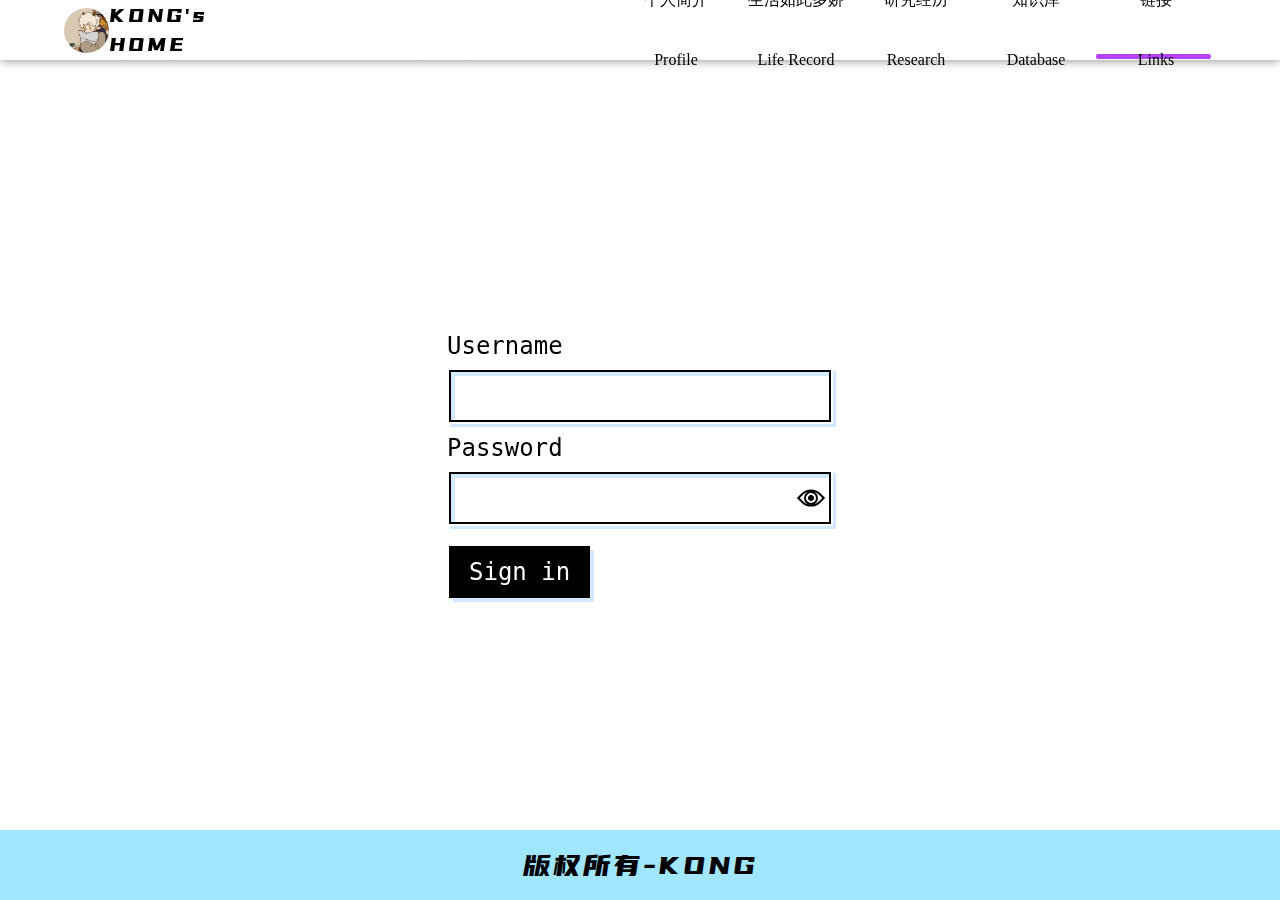
<file: Login.html>
<!DOCTYPE html>
<html lang="en">

<head>
    <meta charset="UTF-8">
    <meta http-equiv="X-UA-Compatible" content="IE=edge">
    <meta name="viewport" content="width=device-width, initial-scale=1.0">
    <title>链接</title>
    <link rel="shortcut icon" href="./image/favicon.ico">
    <link rel="stylesheet" href="./css/nav.css">
    <link rel="stylesheet" href="./css/all.css">
    <link rel="stylesheet" href="./css/css.css">
    <style>
        body .shell-main-nav ul .nav-box {
            left: 480px;
        }
        :root {
            --bgColor: white;
            --inputColor: black;
            --outlineColor: rgb(141, 228, 41);
        }

        * {
            box-sizing: border-box;
        }

        body {
            background: var(--bgColor);
        }

        body.show-password {
            --bgColor: rgba(0, 0, 0, 0.9);
            --inputColor: white;
            --outlineColor: rgb(151, 247, 218);
        }

        form {
            transform: translate3d(0, 0, 0);
            padding: 10px;
        }

        form>*+* {
            margin-top: 10px;
        }

        .form-item>*+* {
            margin-top: 0.5rem;
        }

        label,
        input,
        button {
            font-size: 1.5rem;
            font-family: monospace;
            color: var(--inputColor);
        }

        label:focus,
        input:focus,
        button:focus {
            outline: 3px solid var(--outlineColor);
            outline-offset: 2px;
        }

        label::-moz-focus-inner,
        input::-moz-focus-inner,
        button::-moz-focus-inner {
            border: none;
        }

        label[id=password],
        input[id=password],
        button[id=password] {
            color: black;
        }

        button {
            border: none;
        }

        [id=submit] {
            cursor: pointer;
            margin: 20px 0 0 2px;
            padding: 0.75rem 1.25rem;
            color: var(--bgColor);
            background-color: var(--inputColor);
            box-shadow: 4px 4px 0 rgba(30, 144, 255, 0.2);
        }

        [id=submit]:active {
            transform: translateY(1px);
        }

        .input-wrapper {
            position: relative;
        }

        input {
            padding: 0.75rem 4rem 0.75rem 0.75rem;
            width: 100%;
            border: 2px solid transparent;
            border-radius: 0;
            background-color: transparent;
            box-shadow: inset 0 0 0 2px black, inset 6px 6px 0 rgba(30, 144, 255, 0.2), 3px 3px 0 rgba(30, 144, 255, 0.2);
            -webkit-appearance: none;
        }

        input:focus {
            outline-offset: 1px;
        }

        .show-password input {
            box-shadow: inset 0 0 0 2px black;
            border: 2px dashed white;
        }

        .show-password input:focus {
            outline: none;
            border-color: rgb(151, 247, 218);
        }

        [id=eyeball] {
            --size: 1.25rem;
            display: flex;
            align-items: center;
            justify-content: center;
            cursor: pointer;
            outline: none;
            position: absolute;
            top: 50%;
            right: 0.75rem;
            border: none;
            background-color: transparent;
            transform: translateY(-50%);
        }

        [id=eyeball]:active {
            transform: translateY(calc(-50% + 1px));
        }

        .eye {
            width: var(--size);
            height: var(--size);
            border: 2px solid var(--inputColor);
            border-radius: calc(var(--size) / 1.5) 0;
            transform: rotate(45deg);
        }

        .eye:before,
        .eye:after {
            content: "";
            position: absolute;
            top: 0;
            right: 0;
            bottom: 0;
            left: 0;
            margin: auto;
            border-radius: 100%;
        }

        .eye:before {
            width: 35%;
            height: 35%;
            background-color: var(--inputColor);
        }

        .eye:after {
            width: 65%;
            height: 65%;
            border: 2px solid var(--inputColor);
            border-radius: 100%;
        }

        [id=beam] {
            position: absolute;
            top: 50%;
            right: 1.75rem;
            -webkit-clip-path: polygon(100% 50%, 100% 50%, 0 0, 0 100%);
            clip-path: polygon(100% 50%, 100% 50%, 0 0, 0 100%);
            width: 100vw;
            height: 25vw;
            z-index: 1;
            mix-blend-mode: multiply;
            transition: transform 200ms ease-out;
            transform-origin: 100% 50%;
            transform: translateY(-50%) rotate(var(--beamDegrees, 0));
            pointer-events: none;
        }

        .show-password [id=beam] {
            background:rgb(151, 247, 218);
        }
        body .shell-main-footer{
            position: absolute;
            bottom: 100px;
        }
        body .shell{
            height: 100vh;
            position: relative
        }
        body .shell-main-footer{
            height: 70px;
        }
    </style>
</head>

<body>
    <div class="shell">
        <div class="shell-main">
            <div class="shell-main-nav">
                <div class="logo">
                    <img src="./image/logo.jpg" alt="">
                    <span>KONG's HOME</span>
                </div>
                <ul>
                    <li><a href="./index.html">
							个人简介<br />
							Profile
						</a>
					</li>
                    <li><a href="./Template.html">
							生活如此多娇<br />
							Life Record
						</a>
					</li>
                    <li><a href="./make.html">
							研究经历<br />
							Research
						</a>
					</li>
                    <li><a href="https://kongdeshi.notion.site/3c983fe2f03b422fa8d200075631f15d?v=954b083b0ce74b06bc1a7e2f33d65ad7&pvs=4">
							知识库<br />
							Database
						</a>
					</li>
                    <li><a href="./Login.html">
							链接<br />
							Links
						</a>
					</li>
                    <div class="nav-box"></div>
                </ul>
            </div>
        </div>
        <form onsubmit="return false">
            <div class="form-item">
                <label>Username</label>
                <div class="input-wrapper">
                    <input type="text" id="username" autocomplete="off" autocorrect="off" autocapitalize="off"
                        spellcheck="false" data-lpignore="true" />
                </div>
            </div>
            <div class="form-item">
                <label>Password</label>
                <div class="input-wrapper">
                    <input type="password" id="password" autocomplete="off" autocorrect="off" autocapitalize="off"
                        spellcheck="false" data-lpignore="true" />
                    <button type="button" id="eyeball">
                        <div class="eye"></div>
                    </button>
                    <div id="beam"></div>
                </div>
            </div>
            <button id="submit">Sign in</button>
        </form>
        <div class="shell-main-footer">
            <span>版权所有-KONG</span>
        </div>
    </div>
    <script>
        const root = document.documentElement;
        const eye = document.getElementById('eyeball');
        const beam = document.getElementById('beam');
        const passwordInput = document.getElementById('password');
        const footer = document.querySelector('.shell-main-footer')

        root.addEventListener('mousemove', (e) => {
            let rect = beam.getBoundingClientRect();
            let mouseX = rect.right + (rect.width / 2);
            let mouseY = rect.top + (rect.height / 2);
            let rad = Math.atan2(mouseX - e.pageX, mouseY - e.pageY);
            let degrees = (rad * (20 / Math.PI) * -1) - 350;
            root.style.setProperty('--beamDegrees', `${degrees}deg`);
        });

        eye.addEventListener('click', e => {
            e.preventDefault();
            document.body.classList.toggle('show-password');
            passwordInput.type = passwordInput.type === 'password' ? 'text' : 'password'
            passwordInput.focus();
            
        });
    </script>
</body>

</html>
</file>
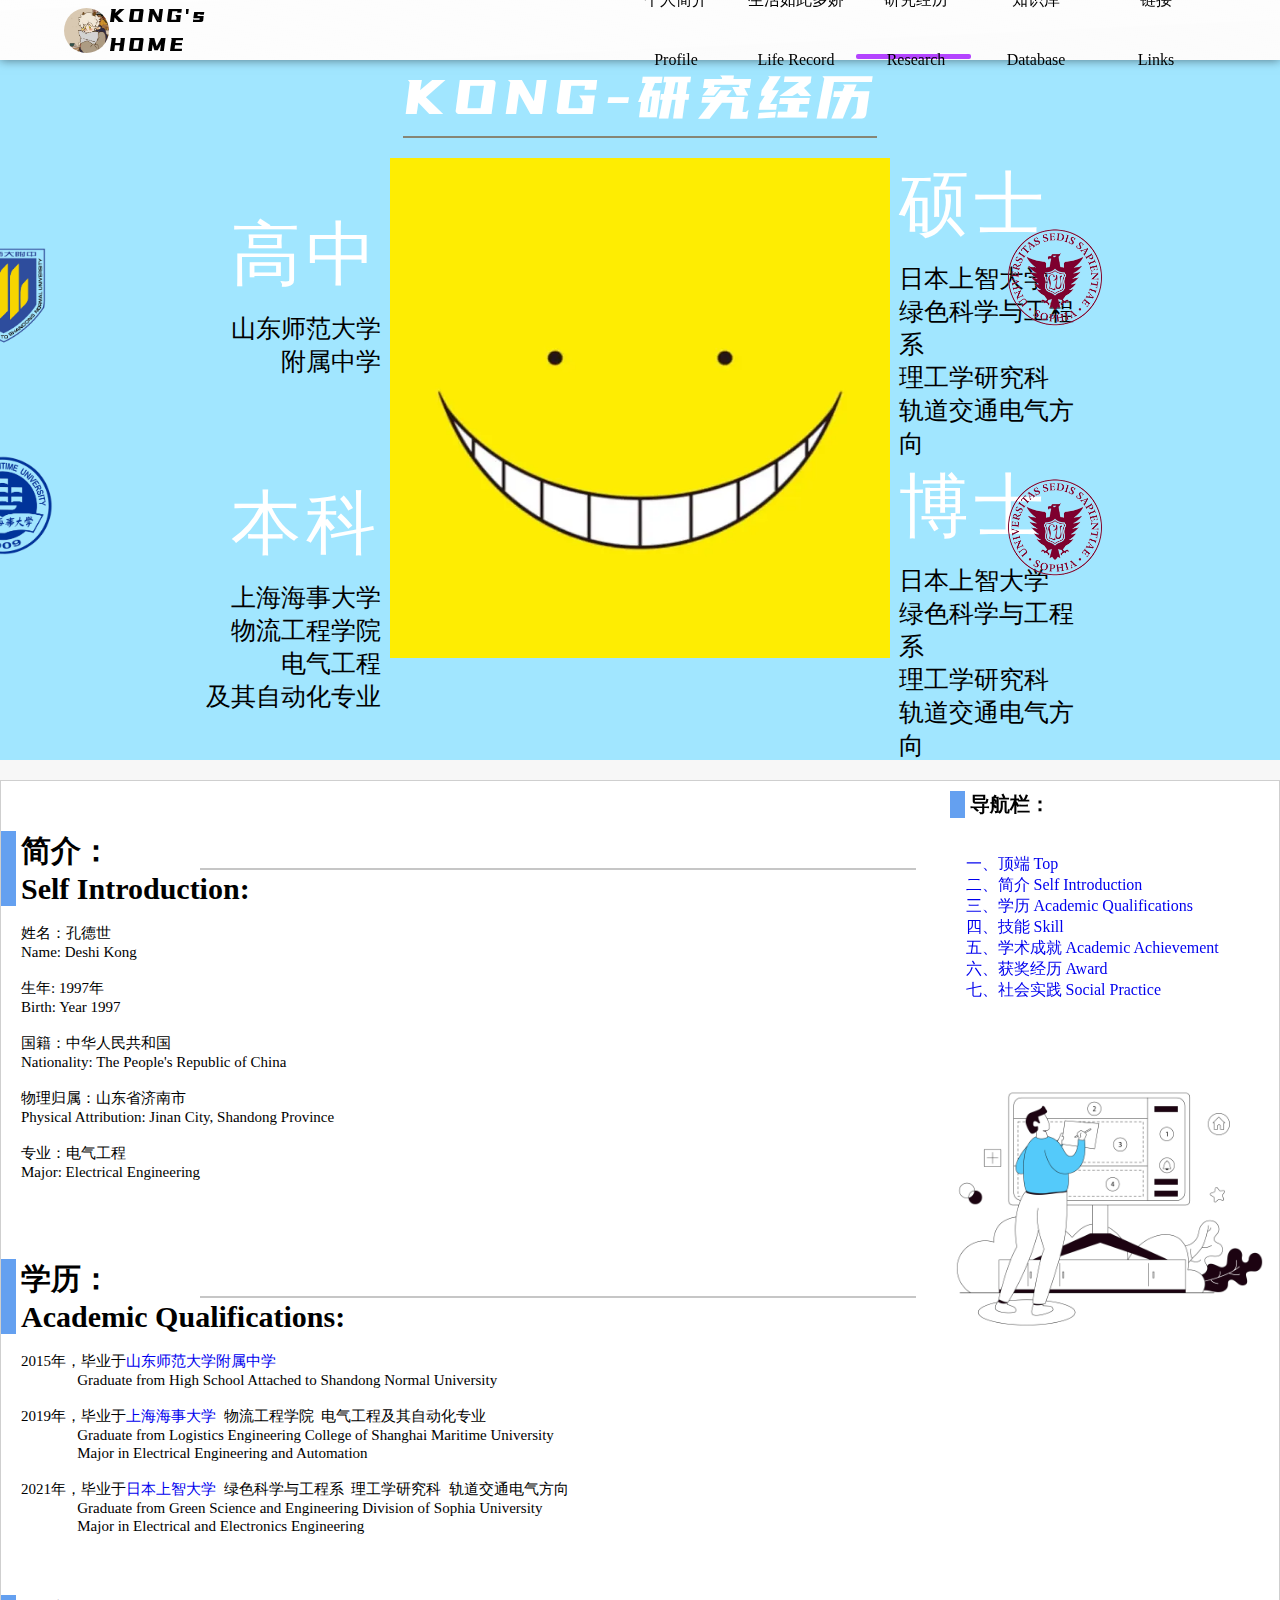
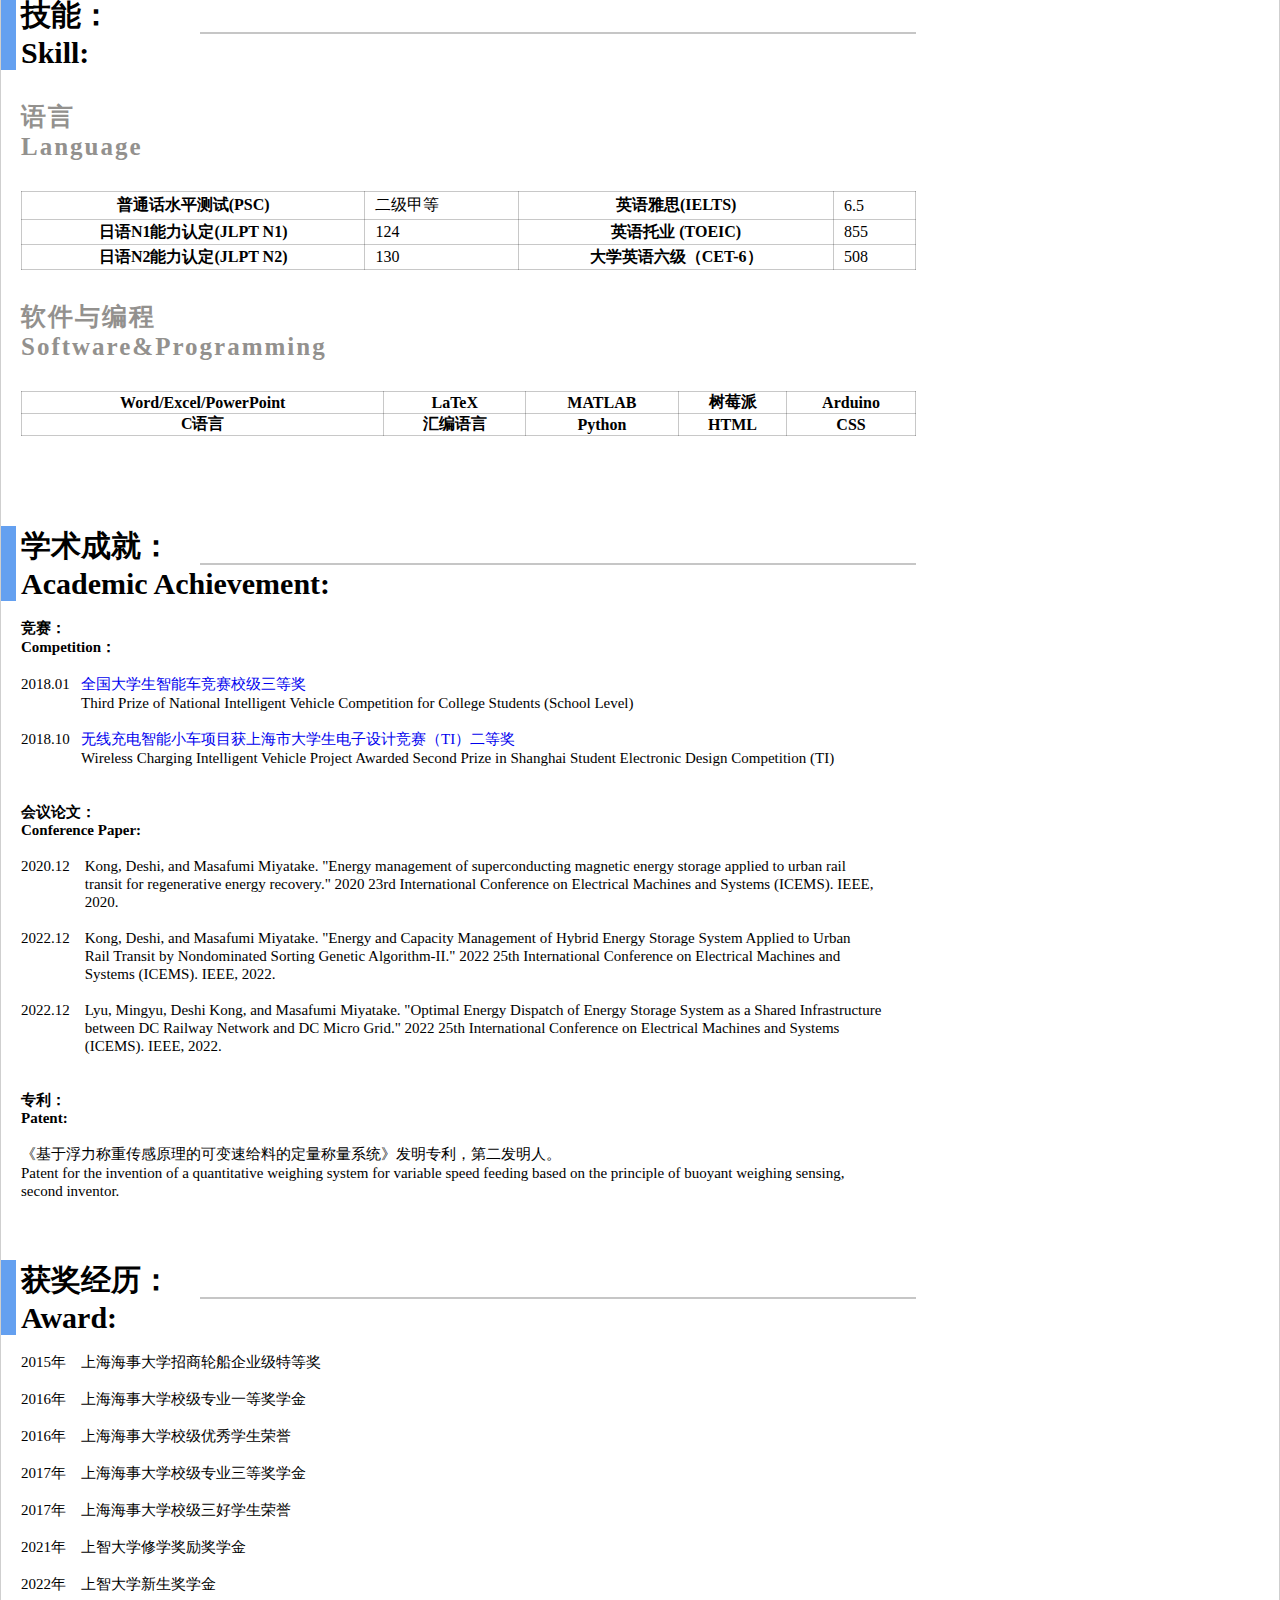
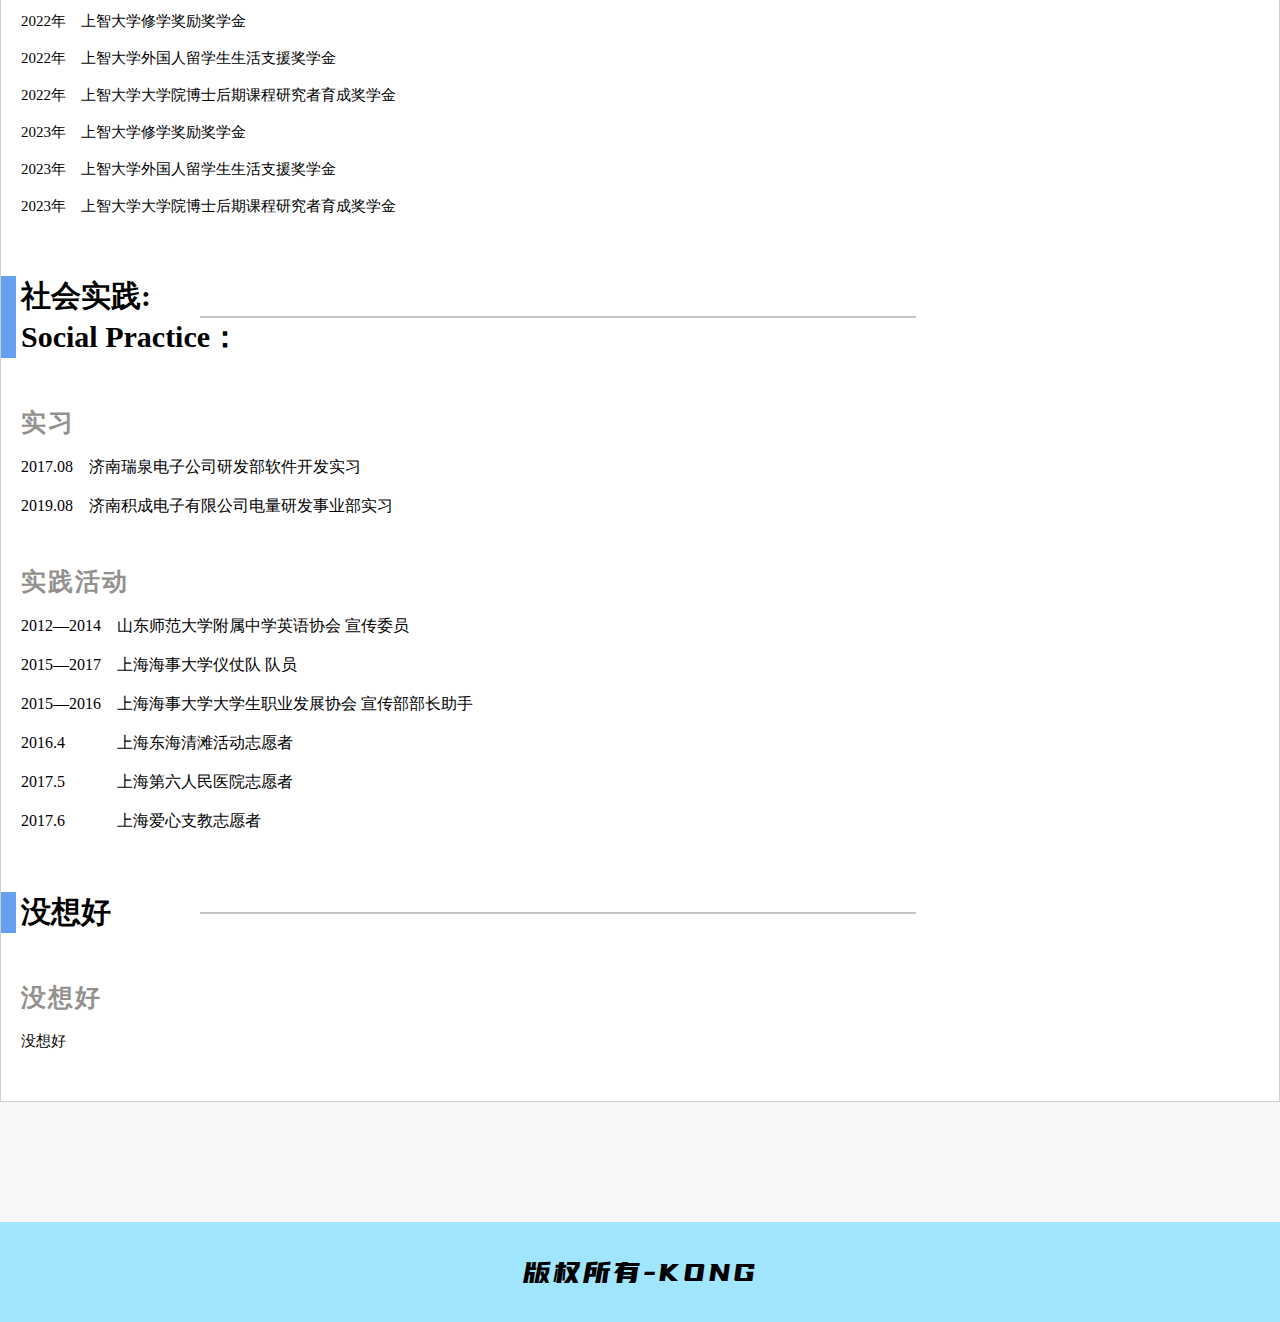
<file: make.html>
<!DOCTYPE html>
<html lang="en">

<head>
    <meta charset="UTF-8">
    <meta http-equiv="X-UA-Compatible" content="IE=edge">
    <meta name="viewport" content="width=device-width, initial-scale=1.0">
    <title>研究经历</title>
	<link rel="shortcut icon" href="./image/favicon.ico">
    <link rel="stylesheet" href="./css/nav.css">
    <link rel="stylesheet" href="./css/all.css">
    <style>
        body .shell-main-nav ul .nav-box {
            left: 240px;
        }

        body .shell-main {
            margin-bottom: 0;
        }

        body .shell-main-nav {
            margin-bottom: 0;
        }

        header {
            width: 100%;
            display: flex;
            justify-content: center;
            flex-direction: column;
            align-items: center;
            background-image: linear-gradient(to bottom, #a1e6ff, #a1e6ff);
            height: 700px;
        }
		
		.b1 img {
            width: 90px;
            height: 100px;
            position: absolute;
			right:1230px;
			top:245px;
        }
		
		.b2 img {
			width: 100px;
			height: 100px;
			position: absolute;
			right:1227px;
			top:455px;
        }
		
		.b3 img {
			width: 340px;
			height: 195px;
			position: absolute;
			right:55px;
			top:180px;
        }
		
		.b4 img {
			width: 340px;
			height: 195px;
			position: absolute;
			right:55px;
			top:430px;
        }
		
        header img {
            width: 500px;
            height: 500px;
            position: relative;
        }
		

		

        header h2 {
            font: 100 60px '';
            margin-bottom: 20px;
            font-family: font;
            letter-spacing: 5px;
            border-bottom: 2px solid rgb(134, 134, 118);
            color: #ffffff;
        }

        header p {
            font: 100 70px '';
            letter-spacing: 5px;
        }

        .h-b {
            display: flex;
            justify-content: space-evenly;
            width: 70%;

        }

        .h-b p {
            color: #fff;
            margin-bottom: 10px;

        }

        .h-b-l {
            width: 20%;
            display: flex;
            justify-content: space-around;
            align-items: flex-end;
			text-align: right;
            flex-direction: column;
        }
        .h-b-r {
            width: 20%;
            display: flex;
            justify-content: space-around;
            align-items: center;
			text-align: left;
            flex-direction: column;
        }
		
        .h-b-l,
        .h-b-r span{
			font: 100 25px '';
        }

        /* ------------------------------------------------------------------ */
        footer {
            max-width: 1430px;
            display: flex;
            justify-content: center;
            align-items: center;
        }

        .content {
            width: 100%;
            height: auto;
            display: flex;
            justify-content: space-between;
            background-color: #fff;
            border: 1px rgba(0, 0, 0, 0.187) solid;
            margin: 20px 0;
        }

        .left {
            width: 70%;

            padding: 20px;
            display: flex;
            flex-direction: column;
        }

        .left p {
            text-align: left;
            letter-spacing: 2px;
            margin-top: 30px;
            font: 600 25px '';
            color: rgb(147, 145, 142);
        }

        .top {
            margin: 30px 0;
        }

        .top table {
            margin: 30px 0;
            width: 100%;
            border-collapse: collapse;
            border: rgba(0, 0, 0, 0.216);
        }

        .top table td {
            padding: 3px 10px;
        }

        <!--top table th {
            background-color: rgb(248, 248, 248);
        }-->

        .left h2,
        .right h2 {
            font-size: 30px;
            position: relative;
            width: 100%;
            /* height: 30px; */
        }

        .left h2::after,
        .right h2::after {
            content: '';
            display: block;
            position: absolute;
            left: -20px;
            background-color: rgb(100, 160, 240);
            width: 15px;
            height: 100%;
            top: 0;
        }

        .right h2::after {
            left: 0;
        }

        .right h2 {
            padding: 0 20px;
            font-size: 20px;
        }

        .left h2::before {
            content: '';
            display: block;
            position: absolute;
            width: 80%;
            height: 2px;
            right: 0;
            top: 50%;
            transform: translate(0, -50%);
            background-color: rgba(0, 0, 0, 0.223)
        }

        .left span {
            font-size: 15px;
        }

        .imgs {
            width: 100%;
            display: flex;
        }

        .imgs img {
            width: 25%;
        }

        .right {
            width: 25%;
            padding: 10px;
        }

        .right img {
            width: 100%;
            margin: 30px 0;
        }

        .bottom {
            position: sticky;
            top: 20px;
        }

        .b {
            width: 100%;
            background-color: #fff;
            height: 60px;
            line-height: 60px;
            text-align: center;
            border: rgba(0, 0, 0, 0.216) 1px solid;
        }
        @media (max-width:1000px){
            .h-b-r,.h-b-l,.right{
                display: none;
            }
            .content{
                justify-content: center;
            }
        }
    </style>
</head>

<body>
    <div class="shell">
        <div class="shell-main">
            <div class="shell-main-nav">
				<div id="initial">
					<div class="logo">
						<img src="./image/logo.jpg" alt="">
							<span>KONG's HOME</span>
					</div>	
                </div>
                <ul>
                    <li><a href="./index.html">
							个人简介<br />
							Profile
						</a>
					</li>
                    <li><a href="./Template.html">
							生活如此多娇<br />
							Life Record
						</a>
					</li>
                    <li><a href="./make.html">
							研究经历<br />
							Research
						</a>
					</li>
                    <li><a href="https://deshikong.notion.site/ef9329ad8b714e1f84d4c24c51efbb39?v=f05e2a941e9f4b6e83d72c5657df8f77&pvs=4">
							知识库<br />
							Database
						</a>
					</li>
                    <li><a href="./Login.html">
							链接<br />
							Links
						</a>
					</li>
                    <div class="nav-box"></div>
                </ul>
            </div>
        </div>

        <header>
			<h2>KONG-研究经历</h2>
			<!-- <p>只做最优质的产品</p> -->
			<div class="badge">
				<div class="b1">
					<img src="./image/badge1.jpg" alt="">
				</div>
				<div class="b2">
					<img src="./image/badge2.jpg" alt="">
				</div>
				<div class="b3">
					<img src="./image/badge3.jpg" alt="">
				</div>
				<div class="b4">
					<img src="./image/badge3.jpg" alt="">
				</div>
			</div>
			<div class="h-b">
				<div class="h-b-l">
					<div class="h-b-l-h">
						<p>高中</p>
						<span>山东师范大学</br>
						附属中学</span>
					</div>
					<div class="h-b-l-b">
						<p>本科</p>
						<span>上海海事大学</br>
						物流工程学院</br>
						电气工程</br>
						及其自动化专业</span>
					</div>
				</div>
				<img src="./image/网站设计.png" alt="">
				<div class="h-b-r">
					<div class="h-b-r-h">
						<p>硕士</p>
						<span>日本上智大学</br>绿色科学与工程系</br>理工学研究科</br>轨道交通电气方向</span>
					</div>
					<div class="h-b-r-b">
						<p>博士</p>
						<span>日本上智大学</br>绿色科学与工程系</br>理工学研究科</br>轨道交通电气方向</span>
					</div>
				</div>
			</div>
        </header>
        <footer>
            <div class="content">
                <div class="left">
                    <div class="top">
						<div id="jianjie">
							<h2>简介：<br />
                            Self Introduction:</h2>
						</div>	
                        <span><br />
						姓名：孔德世<br />
                        Name: Deshi Kong<br /><br />

						生年: 1997年<br />
                        Birth: Year 1997<br /><br />
                        
                        国籍：中华人民共和国<br />
                        Nationality: The People's Republic of China<br /><br />

						物理归属：山东省济南市<br />
                        Physical Attribution: Jinan City, Shandong Province<br /><br />

						专业：电气工程<br />
                        Major: Electrical Engineering<br /><br />
						</span>
                    </div>
                    <div class="top">
						<div id="xueli">
							<h2>学历：<br />
                                Academic Qualifications:
                            </h2>
						</div>
                        <br><span>2015年，毕业于<a href="http://www.fuzhong.sdnu.edu.cn/">山东师范大学附属中学</a><br />
						&nbsp;&nbsp;&nbsp;&nbsp;&nbsp;&nbsp;&nbsp;&nbsp;&nbsp;&nbsp;&nbsp;&nbsp;&nbsp;&nbsp;
						Graduate from High School Attached to Shandong Normal University</span><br>
						
                        <br><span>2019年，毕业于<a href="https://www.shmtu.edu.cn/">上海海事大学</a>&nbsp;&nbsp;物流工程学院&nbsp;&nbsp;电气工程及其自动化专业<br />
						&nbsp;&nbsp;&nbsp;&nbsp;&nbsp;&nbsp;&nbsp;&nbsp;&nbsp;&nbsp;&nbsp;&nbsp;&nbsp;&nbsp;
						Graduate from Logistics Engineering College of Shanghai Maritime University<br />
						&nbsp;&nbsp;&nbsp;&nbsp;&nbsp;&nbsp;&nbsp;&nbsp;&nbsp;&nbsp;&nbsp;&nbsp;&nbsp;&nbsp;
						Major in Electrical Engineering and Automation</span><br>
						
                        <br><span>2021年，毕业于<a href="https://www.sophia.ac.jp/jpn/">日本上智大学</a>&nbsp;&nbsp;绿色科学与工程系&nbsp;&nbsp;理工学研究科&nbsp;&nbsp;轨道交通电气方向<br />
						&nbsp;&nbsp;&nbsp;&nbsp;&nbsp;&nbsp;&nbsp;&nbsp;&nbsp;&nbsp;&nbsp;&nbsp;&nbsp;&nbsp;
						Graduate from Green Science and Engineering Division of Sophia University<br />
						&nbsp;&nbsp;&nbsp;&nbsp;&nbsp;&nbsp;&nbsp;&nbsp;&nbsp;&nbsp;&nbsp;&nbsp;&nbsp;&nbsp;
						Major in Electrical and Electronics Engineering
						</span>
                    </div>
                    <div class="top">
						<div id="jineng">
							<h2>技能：<br />
                            Skill:</h2>
						</div>	
                        <p>语言<br />
                        Language</p>
                        <table border="1">
                            <tr>
                                <th>普通话水平测试(PSC)</th>
                                <td>二级甲等</td>
                                <th>英语雅思(IELTS)</th>
                                <td>6.5</td>
                            </tr>

                            <tr>
                                <th>日语N1能力认定(JLPT N1)</th>
                                <td>124</td>
								<th>英语托业 (TOEIC)</th>
                                <td>855</td>
                            </tr>
							
                            <tr>
                                <th>日语N2能力认定(JLPT N2)</th>
                                <td>130</td>
								<th>大学英语六级（CET-6）</th>
                                <td>508</td>
                            </tr>
                        </table>
						
						<p>软件与编程<br />
                        Software&Programming</p>
						<table border="1">
							<tr>
								<th>Word/Excel/PowerPoint</th>
								<th>LaTeX</th>	
								<th>MATLAB</th>
								<th>树莓派</th>
								<th>Arduino</th>
								</th>
							</tr>
							
							<tr>
								<th>C语言</th>
								<th>汇编语言</th>
								<th>Python</th>
								<th>HTML</th>
								<th>CSS</th>
							</tr>
						</table>
                    </div>
                    <div class="top">
						<div id="yanjiu">
							<h2>学术成就：<br />
                            Academic Achievement: </h2>
						</div>	
                        <span>
							</br>
							<h4>
								竞赛：</br>
								Competition：
							</h4>
							<br>
								2018.01    &nbsp; <a href="https://kongdeshi.notion.site/892327c995054163a2d0c38375d39802">全国大学生智能车竞赛校级三等奖</a></br>
                                &nbsp;&nbsp;&nbsp;&nbsp;&nbsp;&nbsp;&nbsp;&nbsp;&nbsp;&nbsp;&nbsp;&nbsp;&nbsp;&nbsp;&nbsp;
                                Third Prize of National Intelligent Vehicle Competition for College Students (School Level)
							<br>

                            <br> 
								2018.10    &nbsp; <a href="https://kongdeshi.notion.site/6f8778a5fec14737afad7034354ab6d4">无线充电智能小车项目获上海市大学生电子设计竞赛（TI）二等奖</a></br>
                                &nbsp;&nbsp;&nbsp;&nbsp;&nbsp;&nbsp;&nbsp;&nbsp;&nbsp;&nbsp;&nbsp;&nbsp;&nbsp;&nbsp;&nbsp;
                                Wireless Charging Intelligent Vehicle Project Awarded Second Prize in Shanghai Student Electronic Design Competition (TI)
							<br>
							
							</br>
							</br>
							
							<h4>
								会议论文：</br>
								Conference Paper:
							</h4>
							
                            <br> 2020.12&nbsp;&nbsp;&nbsp;&nbsp;Kong, Deshi, and Masafumi Miyatake. "Energy management of 	superconducting magnetic energy storage applied to urban rail</br> &nbsp;&nbsp;&nbsp;&nbsp;&nbsp;&nbsp;&nbsp;&nbsp;&nbsp;&nbsp;&nbsp;&nbsp;&nbsp;&nbsp;&nbsp;&nbsp;&nbsp;transit for regenerative energy recovery." 2020 23rd International Conference on Electrical Machines and Systems (ICEMS). IEEE,</br> &nbsp;&nbsp;&nbsp;&nbsp;&nbsp;&nbsp;&nbsp;&nbsp;&nbsp;&nbsp;&nbsp;&nbsp;&nbsp;&nbsp;&nbsp;&nbsp; 2020.
							<br>
							
                            <br> 2022.12&nbsp;&nbsp;&nbsp;&nbsp;Kong, Deshi, and Masafumi Miyatake. "Energy and Capacity Management of Hybrid Energy Storage System Applied to Urban</br> &nbsp;&nbsp;&nbsp;&nbsp;&nbsp;&nbsp;&nbsp;&nbsp;&nbsp;&nbsp;&nbsp;&nbsp;&nbsp;&nbsp;&nbsp;&nbsp; Rail Transit by Nondominated Sorting Genetic Algorithm-II." 2022 25th International Conference on Electrical Machines and</br> &nbsp;&nbsp;&nbsp;&nbsp;&nbsp;&nbsp;&nbsp;&nbsp;&nbsp;&nbsp;&nbsp;&nbsp;&nbsp;&nbsp;&nbsp;&nbsp; Systems (ICEMS). IEEE, 2022.
							<br>
							
                            <br> 2022.12&nbsp;&nbsp;&nbsp;&nbsp;Lyu, Mingyu, Deshi Kong, and Masafumi Miyatake. "Optimal Energy Dispatch of Energy Storage System as a Shared Infrastructure</br> &nbsp;&nbsp;&nbsp;&nbsp;&nbsp;&nbsp;&nbsp;&nbsp;&nbsp;&nbsp;&nbsp;&nbsp;&nbsp;&nbsp;&nbsp;&nbsp; between DC Railway Network and DC Micro Grid." 2022 25th International Conference on Electrical Machines and Systems</br> &nbsp;&nbsp;&nbsp;&nbsp;&nbsp;&nbsp;&nbsp;&nbsp;&nbsp;&nbsp;&nbsp;&nbsp;&nbsp;&nbsp;&nbsp;&nbsp; (ICEMS). IEEE, 2022.
							<br>
							
                            </br>
							</br>
							
							<h4>
								专利：</br>
								Patent:
                            </h4>
							
                            <br>《基于浮力称重传感原理的可变速给料的定量称量系统》发明专利，第二发明人。</br>
                             Patent for the invention of a quantitative weighing system for variable speed feeding based on the principle of buoyant weighing sensing,</br>
                             second inventor.
                            <br>
                        </span>

                    </div>

                    <div class="top">
						<div id="huojiang">
							<h2>获奖经历：</br>
                            Award:</h2>
						</div>	
                        <span>
                            <br>
								2015年&nbsp;&nbsp;&nbsp;&nbsp;上海海事大学招商轮船企业级特等奖
							<br>
							<br>
								2016年&nbsp;&nbsp;&nbsp;&nbsp;上海海事大学校级专业一等奖学金
							<br>
							<br>
								2016年&nbsp;&nbsp;&nbsp;&nbsp;上海海事大学校级优秀学生荣誉
							<br>
							<br>
								2017年&nbsp;&nbsp;&nbsp;&nbsp;上海海事大学校级专业三等奖学金
							<br>
							<br>
								2017年&nbsp;&nbsp;&nbsp;&nbsp;上海海事大学校级三好学生荣誉
							<br>
							<br>
								2021年&nbsp;&nbsp;&nbsp;&nbsp;上智大学修学奖励奖学金
							<br>
							<br>
								2022年&nbsp;&nbsp;&nbsp;&nbsp;上智大学新生奖学金
							<br>
							<br>
								2022年&nbsp;&nbsp;&nbsp;&nbsp;上智大学修学奖励奖学金
							<br>
							<br>
								2022年&nbsp;&nbsp;&nbsp;&nbsp;上智大学外国人留学生生活支援奖学金
							<br>
							<br>
								2022年&nbsp;&nbsp;&nbsp;&nbsp;上智大学大学院博士后期课程研究者育成奖学金
							<br>
							<br>
								2023年&nbsp;&nbsp;&nbsp;&nbsp;上智大学修学奖励奖学金
							<br>
							<br>
								2023年&nbsp;&nbsp;&nbsp;&nbsp;上智大学外国人留学生生活支援奖学金
							<br>
							<br>
								2023年&nbsp;&nbsp;&nbsp;&nbsp;上智大学大学院博士后期课程研究者育成奖学金
							<br>
                        </span>
                    </div>
                    <div class="top">
						<div id="shehui">
							<h2>社会实践:</br>
                                Social Practice：</h2>
						</div>	
                        <br>
                        <p>实习</p>
                        <br> 2017.08&nbsp;&nbsp;&nbsp;&nbsp;济南瑞泉电子公司研发部软件开发实习
						<br>
						<br>
						2019.08&nbsp;&nbsp;&nbsp;&nbsp;济南积成电子有限公司电量研发事业部实习
                        <br>

                        <br>
                        <p>实践活动</p>
						<br>
							2012—2014&nbsp;&nbsp;&nbsp;&nbsp;山东师范大学附属中学英语协会 宣传委员
						<br>
                        <br>
							2015—2017&nbsp;&nbsp;&nbsp;&nbsp;上海海事大学仪仗队    队员
						<br>
						<br> 						
							2015—2016&nbsp;&nbsp;&nbsp;&nbsp;上海海事大学大学生职业发展协会    宣传部部长助手
						<br>
						<br>
							2016.4&nbsp;&nbsp;&nbsp;&nbsp;&nbsp;&nbsp;&nbsp;&nbsp;&nbsp;&nbsp;&nbsp;&nbsp; 上海东海清滩活动志愿者
						<br>
						<br>
							2017.5&nbsp;&nbsp;&nbsp;&nbsp;&nbsp;&nbsp;&nbsp;&nbsp;&nbsp;&nbsp;&nbsp;&nbsp; 上海第六人民医院志愿者
						<br>
						<br>
							2017.6&nbsp;&nbsp;&nbsp;&nbsp;&nbsp;&nbsp;&nbsp;&nbsp;&nbsp;&nbsp;&nbsp;&nbsp; 上海爱心支教志愿者
						<br>
                        </span>
                    </div>
                    <div class="top">
                        <h2>没想好</h2>
                        <span>
                            <br>
                            <p>没想好</p>
                            <br> 
								没想好
                            <br>
                        </span>
                    </div>
                </div>
                <div class="right">
                    
                    <div class="bottom">
                        <h2>导航栏：</h2>
                        <br>
                        <span>
                            <br>&nbsp;&nbsp;&nbsp;&nbsp;<a href="#initial">⼀、顶端 Top</a>
                            <br>&nbsp;&nbsp;&nbsp;&nbsp;<a href="#jianjie">⼆、简介 Self Introduction</a>
                            <br>&nbsp;&nbsp;&nbsp;&nbsp;<a href="#xueli">三、学历 Academic Qualifications</a>
                            <br>&nbsp;&nbsp;&nbsp;&nbsp;<a href="#jineng">四、技能 Skill</a>
                            <br>&nbsp;&nbsp;&nbsp;&nbsp;<a href="#yanjiu">五、学术成就 Academic Achievement</a>
                            <br>&nbsp;&nbsp;&nbsp;&nbsp;<a href="#huojiang">六、获奖经历 Award</a>
                            <br>&nbsp;&nbsp;&nbsp;&nbsp;<a href="#shehui">七、社会实践 Social Practice</a>
                            <br>&nbsp;&nbsp;&nbsp;&nbsp;
                        </span>
                        <img src="./image/网页设计布局.png" alt="">
                    </div>

                </div>

            </div>
        </footer>
        <div class="shell-main-footer">
            <span>版权所有-KONG</span>
        </div>
    </div>

</body>

</html>
</file>
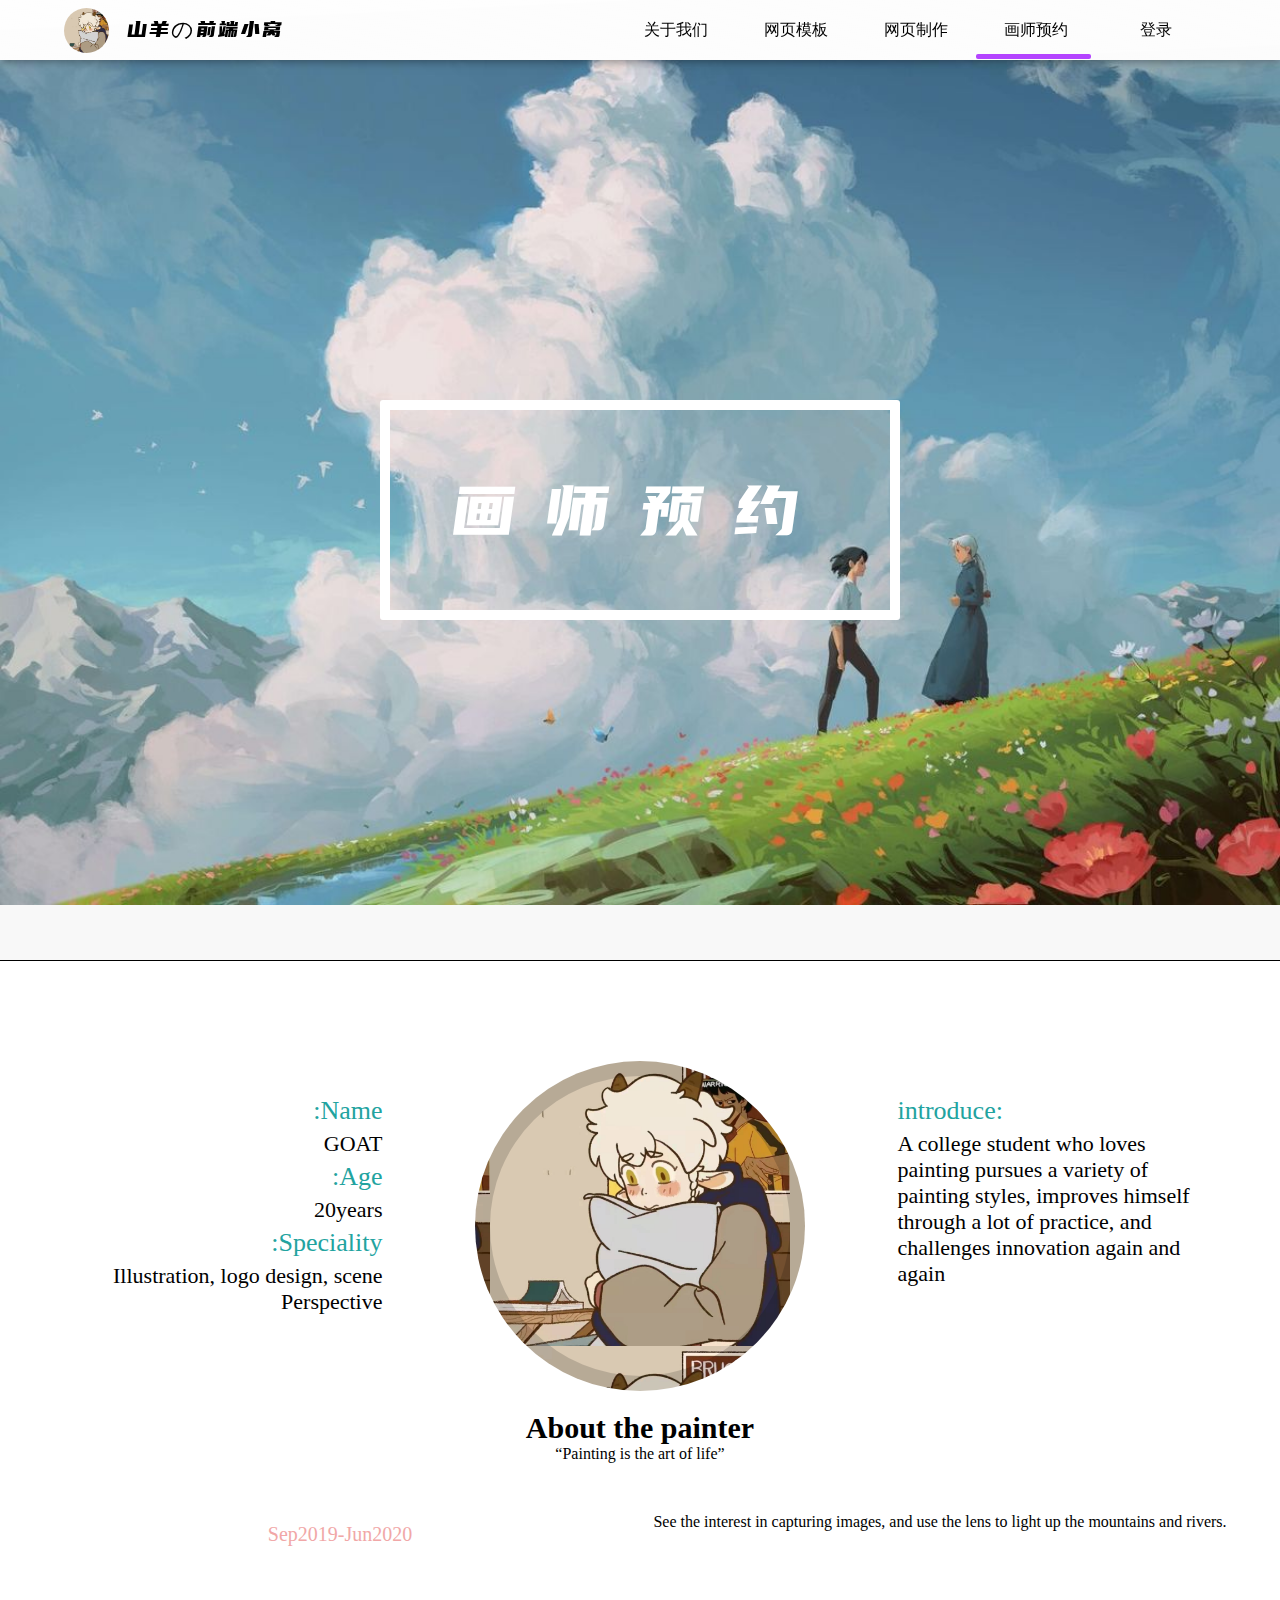
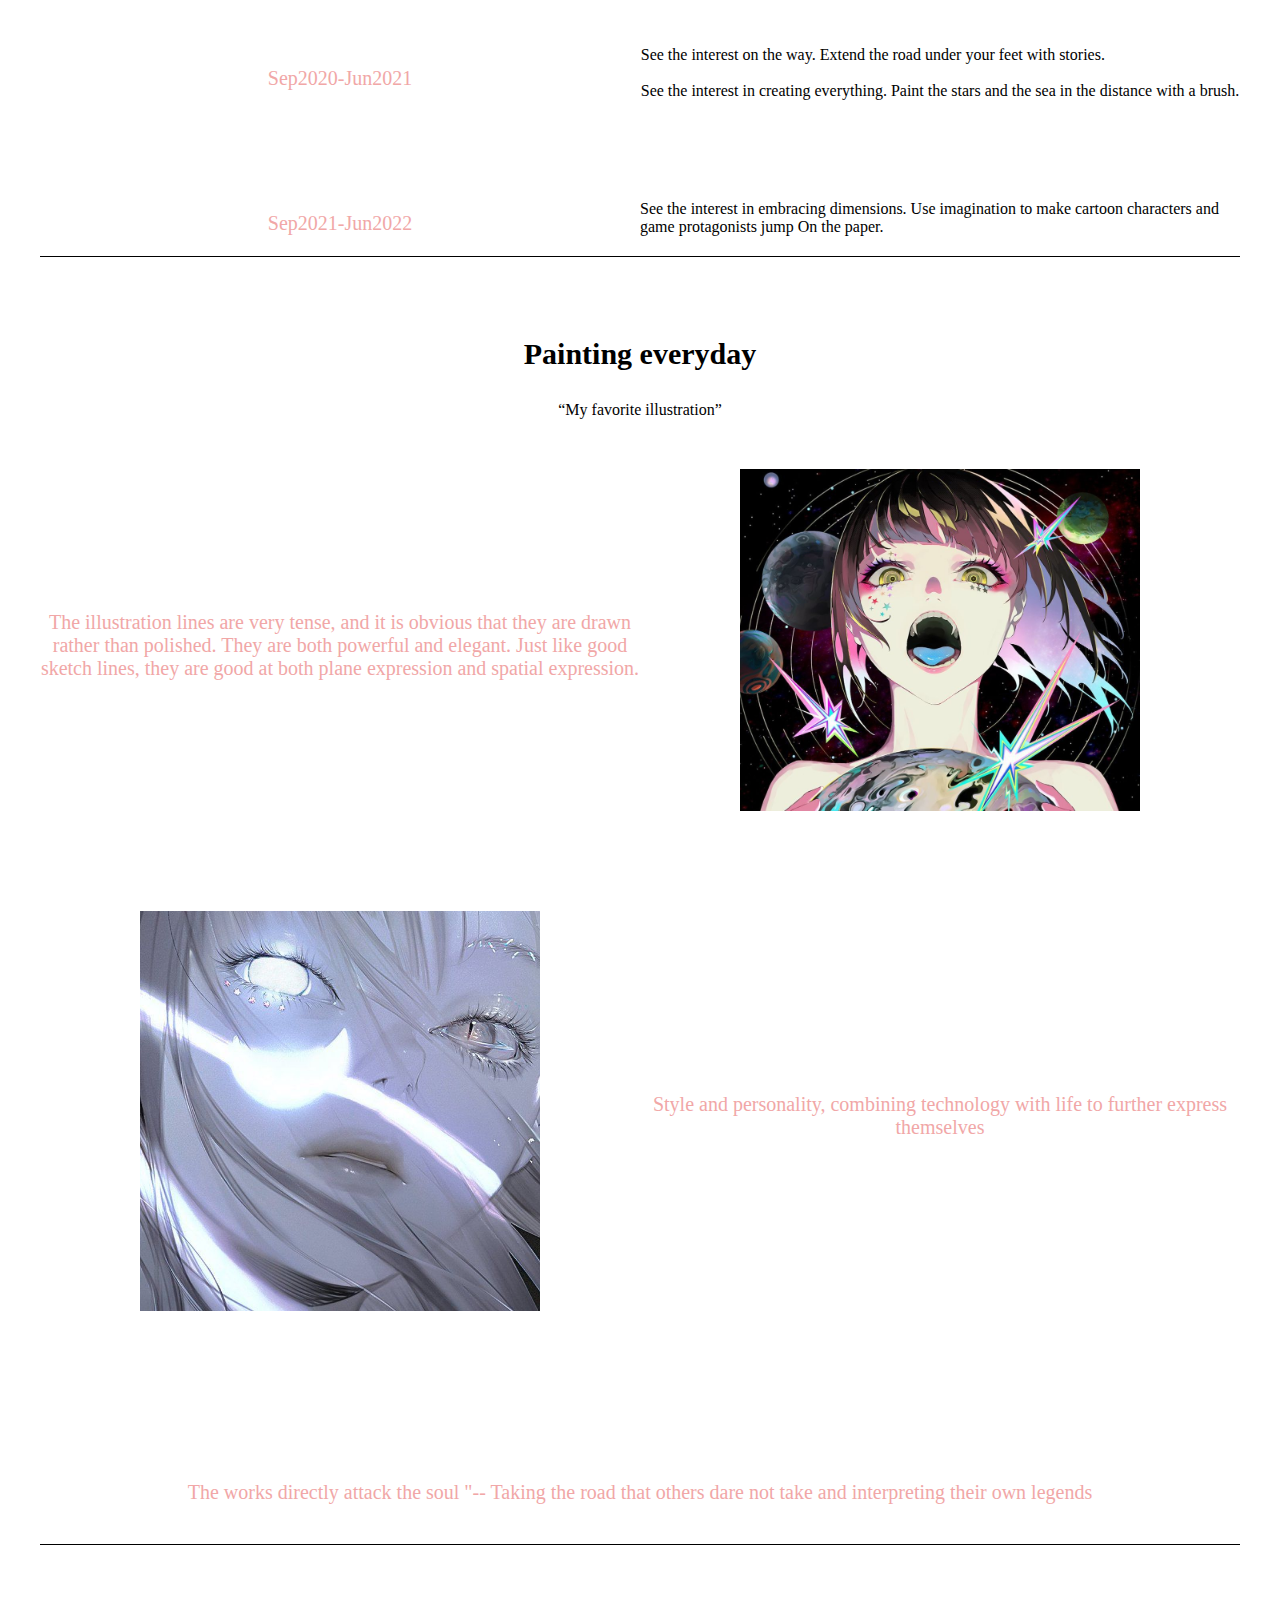
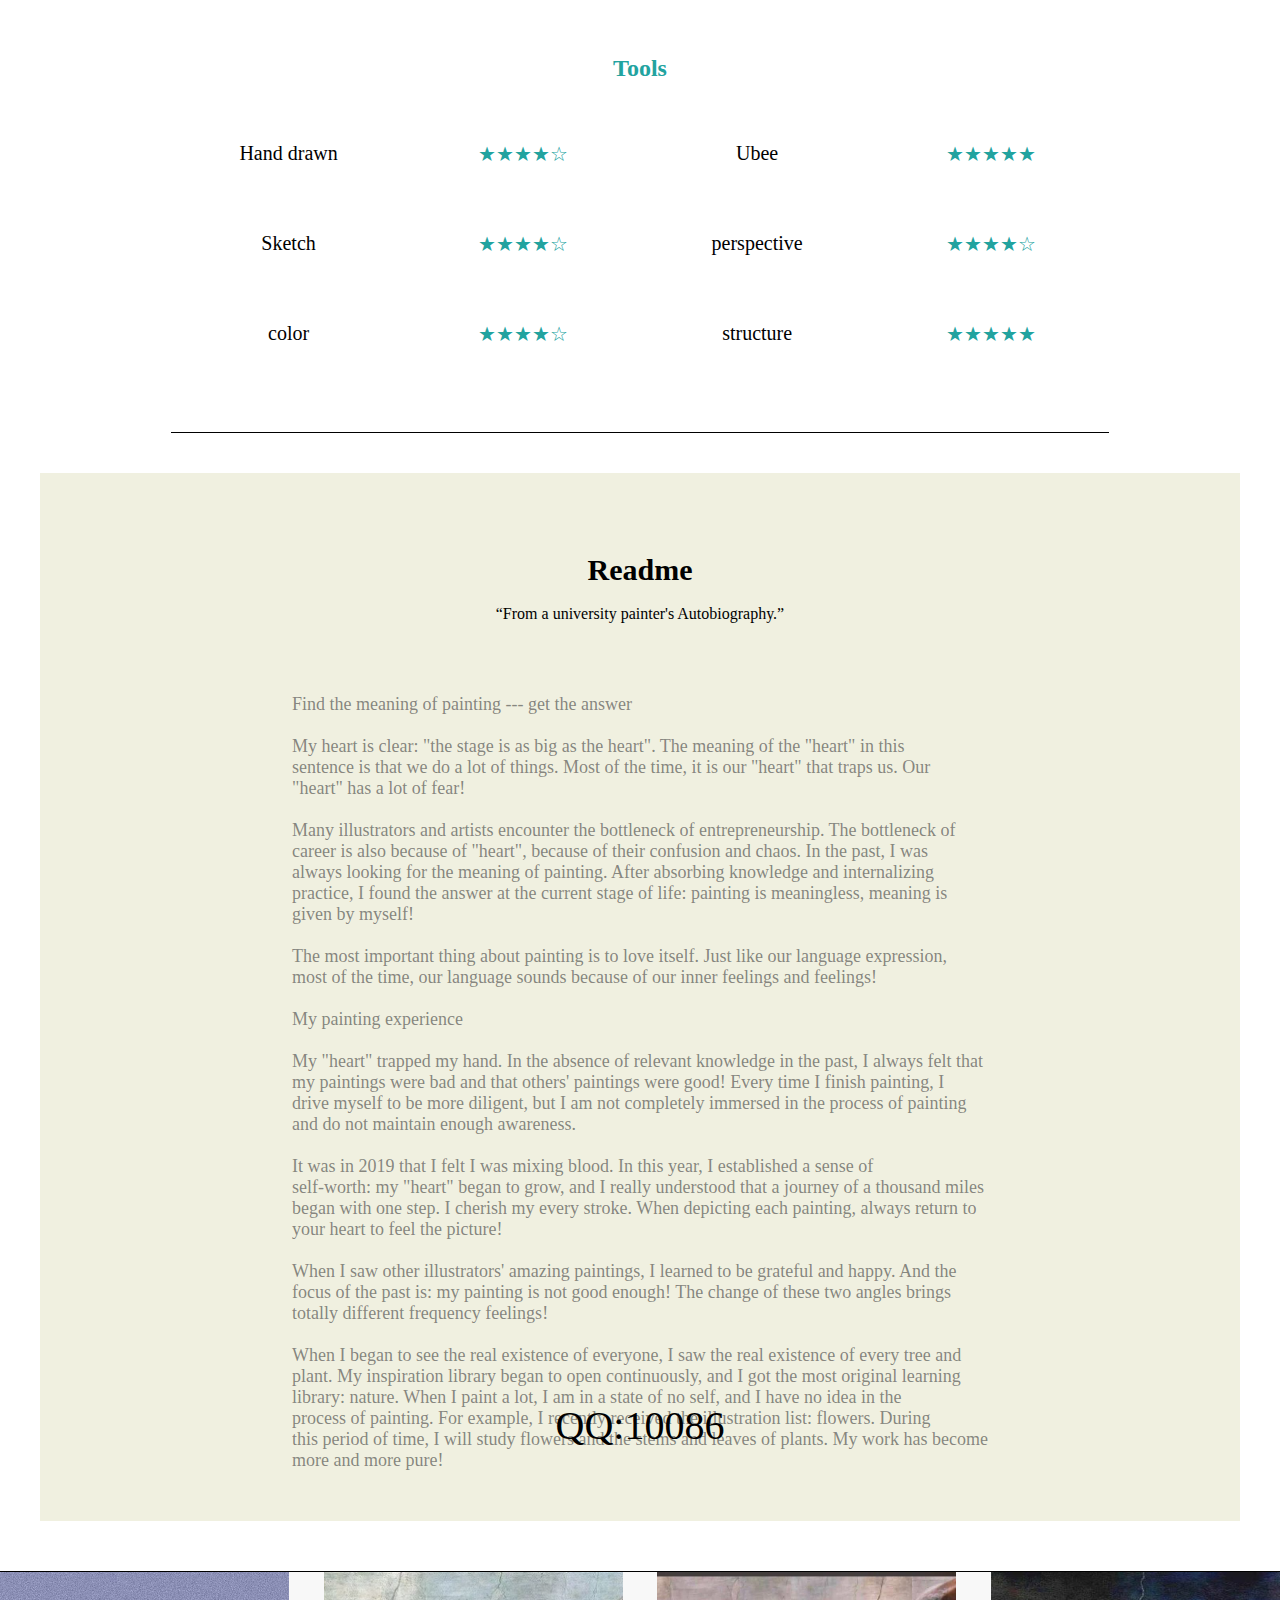
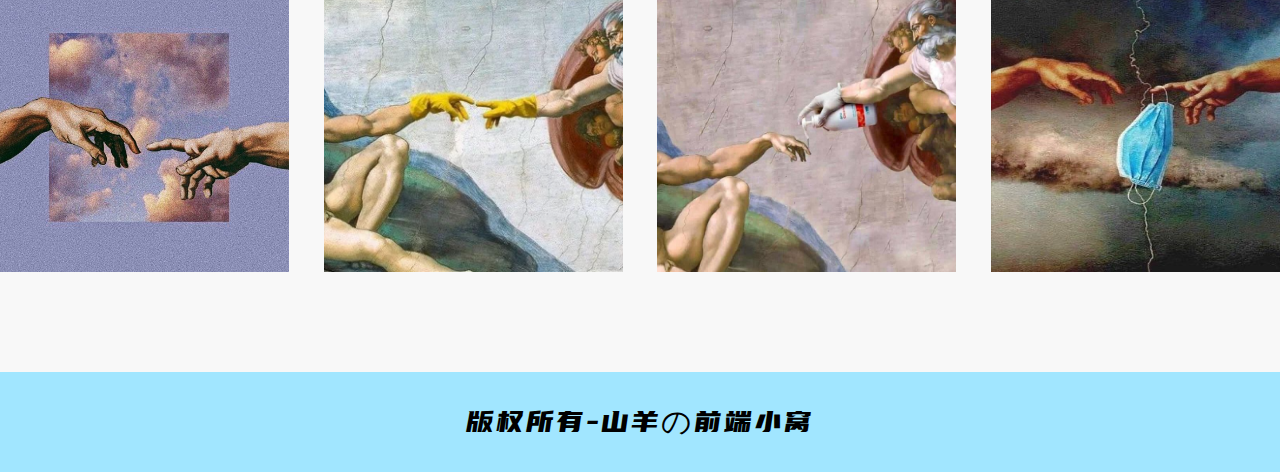
<file: painter.html>
<!DOCTYPE html>
<html lang="en">

<head>
    <meta charset="UTF-8">
    <meta http-equiv="X-UA-Compatible" content="IE=edge">
    <meta name="viewport" content="width=device-width, initial-scale=1.0">
    <title>画师预约</title>
    <link rel="stylesheet" href="./css/nav.css">
    <link rel="stylesheet" href="./css/all.css">
    <style>
        body .shell-main-nav ul .nav-box {
            left: 360px;
        }

        * {
            margin: 0;
            padding: 0;
        }

        body {
            background-color: rgb(248, 248, 248);
            background-repeat: no-repeat;
            background-size: contain;
        }

        body .shell-main-nav {
            margin-bottom: 0;
        }

        .main {
            position: relative;
            display: flex;
            justify-content: center;
            align-items: center;
            flex-direction: column;
            max-width: 1430px;
            overflow-x: hidden;
            transform: translateY(0px);
            background-color: #fff;
            transition: .3s;
            padding: 50px;
            border: 1px solid #000;
        }

        .img {
            position: relative;
            width: 100%;
            height: 100vh;
            overflow: hidden;
            background-image: url('./image/2.png');
            background-attachment: fixed;
            background-size: 100%;
            background-repeat: no-repeat;
        }

        .img::after {
            content: '画师预约';
            width: 500px;
            height: 200px;
            border-radius: 3px;
            position: absolute;
            left: 50%;
            top: 50%;
            transform: translate(-50%, -50%);
            border: #fff 10px solid;
            color: #fff;
            letter-spacing: 30px;
            font: 100 70px 'font';
            display: flex;
            align-items: center;
            justify-content: center;

        }

        /* -------------------------------------- */

        .section-top {
            width: 100%;
            height: 300px;
            display: flex;
            justify-content: space-evenly;
            margin-top: 50px;
        }

        .section-top-middle {
            width: 300px;
            height: 300px;
            border-radius: 50%;
            background-image: url('./image/logo.jpg');
            background-size: cover;
            background-position-y: -30px;
            margin: 0 50px;
            border: 15px solid rgba(0, 0, 0, 0.151);
        }

        .section-top-left,
        .section-top-right {
            width: 300px;
            height: 300px;
            font-size: 22px;
            margin-top: 30px;
        }

        .section-top-left {
            text-align: right;
        }

        .section-top p {
            font-size: 26px;
            color: #22A39F;
            margin: 5px 0;
        }

        .section-middle,
        .section-bottom {
            display: flex;
            flex-direction: column;
            justify-content: center;
            align-items: center;
        }

        .section-bottom {
            position: relative;
        }

        .section-middle-box {
            width: 100%;
            display: flex;
            margin: 50px 0;
        }

        .section-middle-left {
            width: 600px;
            display: flex;
            flex-direction: column;
            justify-content: center;
        }

        .section-middle-left span {
            text-align: left;
            color: rgb(241, 167, 167);
            margin-top: 10px;
        }

        .section-middle-right {
            width: 600px;
            display: flex;
            justify-content: center;
        }

        .section-middle-right img {
            width: 400px;
        }

        .section-middle-left span {
            text-align: center;
            font-size: 20px;
        }

        .Skills {
            width: 100%;
            display: flex;
            flex-wrap: wrap;
            justify-content: space-evenly;
            margin: 40px 0;
        }

        .Skills li {
            width: 50%;
            display: flex;
            justify-content: space-evenly;
            margin: 20px 0;
            height: 50px;
            cursor: pointer;
        }

        .Skills li span,
        .Skills li p {
            text-align: center;
            font-size: 20px;
            display: block;
            width: 50%;
            transition: .2s;
            letter-spacing: 0px;
        }

        .Skills li p {
            color: #22A39F;
        }

        .Skills li:hover p {
            letter-spacing: 5px;
        }

        .Achievement {
            margin-top: 40px;
            width: 100%;
            display: flex;
            justify-content: space-between;
        }

        .Achievement-left {
            display: flex;
            flex-direction: column;
            width: 300px;
        }

        .Achievement-left h2 {
            font-size: 18px;
            margin-bottom: 20px;
        }

        .Achievement-left span {
            font-size: 10px;
        }

        .Achievement-right {
            display: flex;
            justify-content: space-evenly;
            flex-wrap: wrap;
            width: 450px;
        }

        .Achievement-right img {
            width: 200px;
            margin-left: 20px;
            margin-bottom: 20px;
            transition: .3s;
        }

        .Achievement-right img:hover {
            transform: scale(1.1);
        }

        article {
            display: flex;
            justify-content: center;
        }

        aside {
            width: 100%;
            position: relative;
            left: 50%;
            transform: translate(-50%);
            display: flex;
            flex-direction: column;
            align-items: center;
            background-color: rgb(240, 240, 224);
            padding: 50px 0;
        }
        .bottom{
            width: 1300px;
            display: flex;
            justify-content: space-between;
            position: relative;
        }
        .bottom::after{
            content: 'QQ:10086';
            position: absolute;
            top: -170px;
            width: 100%;
            text-align: center;
            font: 300 40px '';
        }
        .bottom img{
            width: 23%;
            height: 300px;
        }
    </style>
</head>

<body>
    <div class="shell">
        <div class="shell-main">
            <div class="shell-main-nav">
                <div class="logo">
                    <img src="./image/logo.jpg" alt="">
                    <span>山羊の前端小窝</span>
                </div>
                <ul>
                    <li><a href="./index.html">关于我们</a></li>
                    <li><a href="./Template.html">网页模板</a></li>
                    <li><a href="./make.html">网页制作</a></li>
                    <li><a href="./painter.html">画师预约</a></li>
                    <li><a href="./Login.html">登录</a></li>
                    <div class="nav-box"></div>
                </ul>
            </div>
            <div class="img"></div>
            <div class="main">
                <section>
                    <div class="section-top">
                        <div class="section-top-left">
                            <p> :Name<br /></p>
                            GOAT<br />
                            <p>:Age<br /></p>
                            20years<br />
                            <p>:Speciality<br /></p>
                            Illustration, logo design, scene Perspective<br />

                        </div>
                        <div class="section-top-middle">

                        </div>
                        <div class="section-top-right">
                            <p>introduce:</p>
                            A college student who loves painting pursues a variety of painting styles, improves himself
                            through a lot of practice, and challenges innovation again and again

                        </div>
                    </div>
                    <div class="section-middle">
                        <h2 style="font-size: 30px; margin-top: 50px;">About the painter</h2>
                        <span>“Painting is the art of life”</span>
                        <div class="section-middle-box">
                            <div class="section-middle-left">
                                <span>Sep2019-Jun2020</span>
                            </div>
                            <div class="section-middle-right">
                                <span>See the interest in capturing images, and use the lens to light up the mountains
                                    and rivers.</span>
                            </div>
                        </div>

                        <div class="section-middle-box">
                            <div class="section-middle-left">
                                <span>Sep2020-Jun2021</span>
                            </div>
                            <div class="section-middle-right">
                                <span>See the interest on the way. Extend the road under your feet with stories.
                                    <br><br>

                                    See the interest in creating everything. Paint the stars and the sea in the distance
                                    with a brush.</span>
                            </div>
                        </div>

                        <div class="section-middle-box" style="border-bottom:solid 1px #000; padding-bottom: 20px;">
                            <div class="section-middle-left">
                                <span>Sep2021-Jun2022</span>
                            </div>
                            <div class="section-middle-right">
                                <span>See the interest in embracing dimensions. Use imagination to make cartoon
                                    characters and game protagonists jump
                                    On the paper.</span>
                            </div>
                        </div>

                        <h2 style="font-size: 30px; margin: 30px 0;">Painting everyday</h2>
                        <span>“My favorite illustration”</span>

                        <div class="section-middle-box">
                            <div class="section-middle-left">
                                <span>The illustration lines are very tense, and it is obvious that they are drawn
                                    rather than polished. They are both powerful and elegant. Just like good sketch
                                    lines, they are good at both plane expression and spatial expression.</span>
                            </div>
                            <div class="section-middle-right">
                                <img src="./image/2 (10).png" alt="">
                            </div>
                        </div>

                        <div class="section-middle-box">
                            <div class="section-middle-right">
                                <img src="./image/2 (1).png" alt="">
                            </div>
                            <div class="section-middle-left">
                                <span>Style and personality, combining technology with life to further express
                                    themselves</span>
                            </div>

                        </div>

                        <h2 style="font-size: 30px; margin: 30px 0;"></h2>

                        <div class="section-middle-box" style="border-bottom:solid 1px #000; padding-bottom: 40px;">
                            <div class="section-middle-left" style="width: 100%;">
                                <span>The works directly attack the soul "-- Taking the road that others dare not take
                                    and interpreting their own legends
                                </span>
                            </div>
                        </div>
                    </div>

                </section>
                <article>
                    <div class="section-bottom">

                        <h2 style="margin-top: 60px; color: #22A39F">Tools</h2>
                        <ul class="Skills" style="border-bottom:solid 1px #000; padding-bottom: 40px;">
                            <li><span>Hand drawn</span>
                                <p>★★★★☆</p>
                            </li>
                            <li><span>Ubee</span>
                                <p>★★★★★</p>
                            </li>
                            <li><span>Sketch</span>
                                <p>★★★★☆</p>
                            </li>
                            <li><span>perspective</span>
                                <p>★★★★☆</p>
                            </li>
                            <li><span>color</span>
                                <p>★★★★☆</p>
                            </li>
                            <li><span>structure</span>
                                <p>★★★★★</p>
                            </li>
                        </ul>

                    </div>
                </article>
                <aside>
                    <h2 style="font-size: 30px; margin-top: 30px;">Readme</h2><br />
                    <span>“From a university painter's Autobiography.”</span>
                    <p style="margin-top: 50px;font-size: 18px; color: #37373796;">
                        <br> Find the meaning of painting --- get the answer <br>

                        <br> My heart is clear: "the stage is as big as the heart". The meaning of the "heart" in this
                        <br> sentence is that we do a lot of things. Most of the time, it is our "heart" that traps us. Our
                        <br> "heart" has a lot of fear! <br>

                        <br> Many illustrators and artists encounter the bottleneck of entrepreneurship. The bottleneck of
                        <br> career is also because of "heart", because of their confusion and chaos. In the past, I was
                        <br> always looking for the meaning of painting. After absorbing knowledge and internalizing
                        <br> practice, I found the answer at the current stage of life: painting is meaningless, meaning is
                        <br> given by myself! <br>

                        <br> The most important thing about painting is to love itself. Just like our language expression,
                        <br> most of the time, our language sounds because of our inner feelings and feelings! <br>

                        <br> My painting experience <br>

                        <br> My "heart" trapped my hand. In the absence of relevant knowledge in the past, I always felt that
                        <br> my paintings were bad and that others' paintings were good! Every time I finish painting, I
                        <br> drive myself to be more diligent, but I am not completely immersed in the process of painting
                        <br> and do not maintain enough awareness. <br>

                        <br> It was in 2019 that I felt I was mixing blood. In this year, I established a sense of
                        <br> self-worth: my "heart" began to grow, and I really understood that a journey of a thousand miles
                        <br> began with one step. I cherish my every stroke. When depicting each painting, always return to
                        <br> your heart to feel the picture! <br>

                        <br> When I saw other illustrators' amazing paintings, I learned to be grateful and happy. And the
                        <br> focus of the past is: my painting is not good enough! The change of these two angles brings
                        <br> totally different frequency feelings! <br>

                        <br> When I began to see the real existence of everyone, I saw the real existence of every tree and
                        <br> plant. My inspiration library began to open continuously, and I got the most original learning
                        <br> library: nature. When I paint a lot, I am in a state of no self, and I have no idea in the
                        <br> process of painting. For example, I recently received the illustration list: flowers. During
                        <br> this period of time, I will study flowers and the stems and leaves of plants. My work has become
                        <br> more and more pure!
                    </p>
                </aside>
            </div>
            <div class="bottom">
                <img src="./image/2 (6).png" alt="">
                <img src="./image/2 (2).png" alt="">
                <img src="./image/2 (4).png" alt="">
                <img src="./image/2 (9).png" alt="">
            </div>
            <div class="shell-main-footer">
                <span>版权所有-山羊の前端小窝</span>
            </div>
        </div>

    </div>
    <script src="https://ajax.aspnetcdn.com/ajax/jquery/jquery-3.5.1.min.js"></script>
    <script>
        window.addEventListener('scroll', function () {
            let top = window.scrollY
            console.log(top)
            if (top > 200) {
                $('.main').css('transform', 'translateY(-300px)')
            } else {
                $('.main').css('transform', 'translateY(0%)')
            }
            // if (top > 650) {

            // } else {

            // }
        })
    </script>
</body>

</html>
</file>
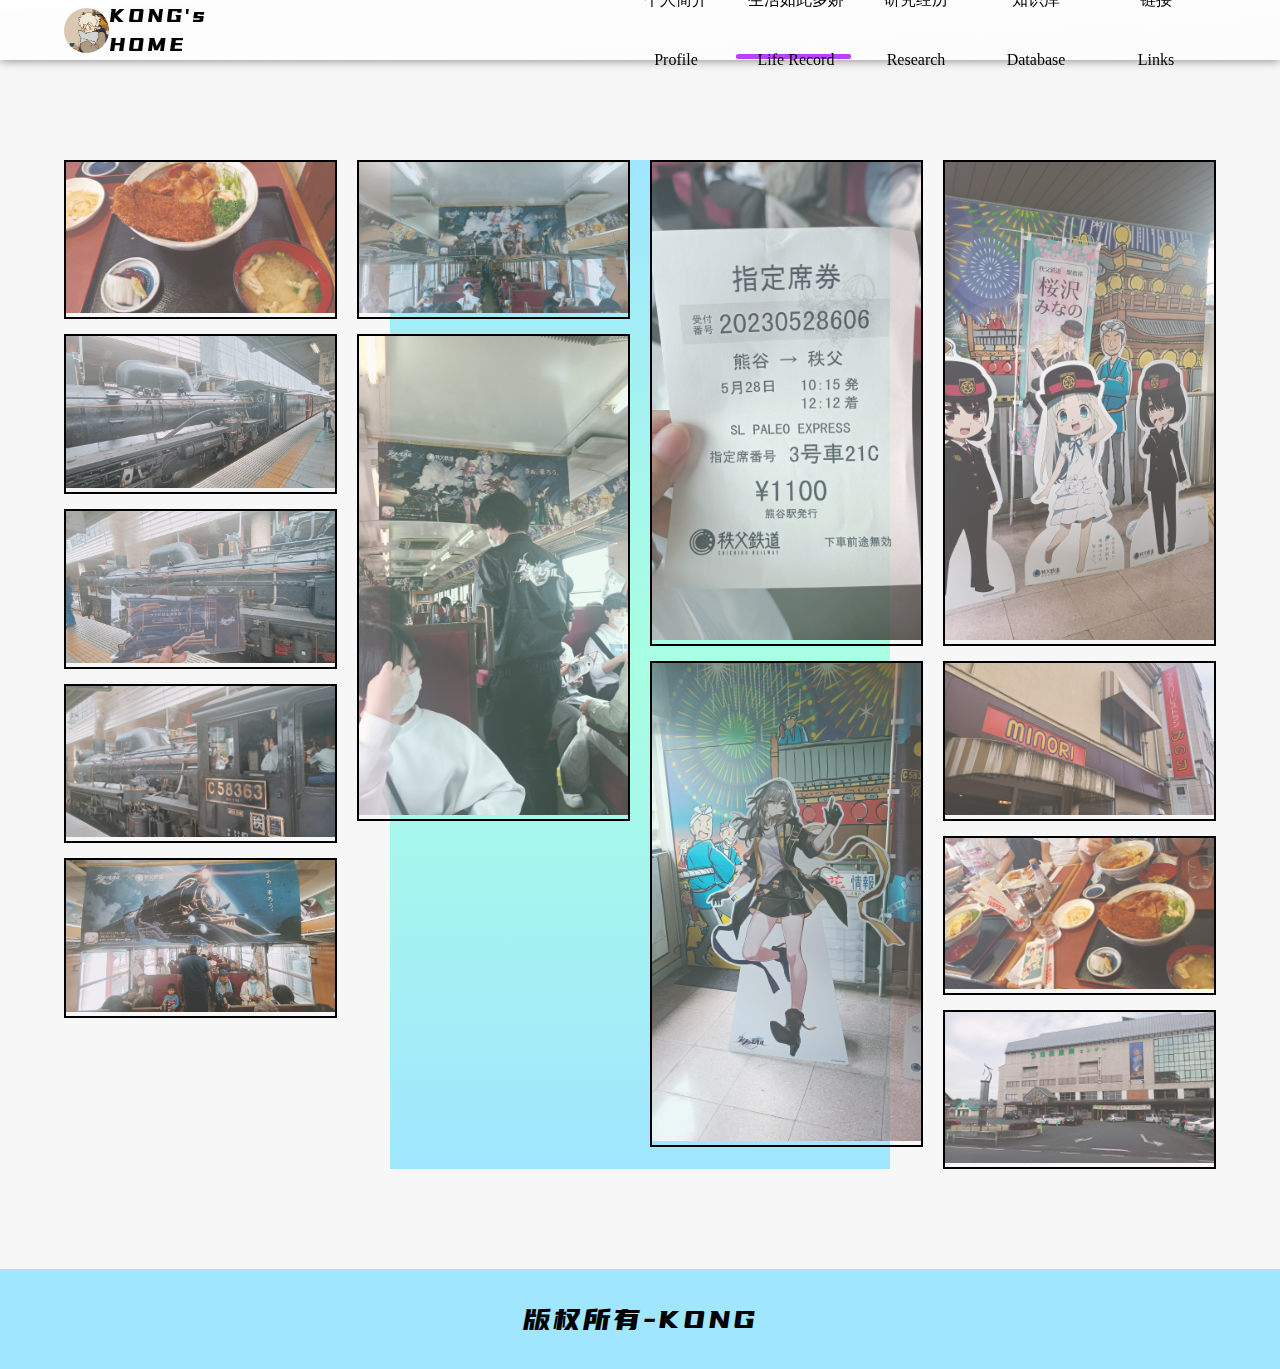
<file: Template.html>
<!DOCTYPE html>
<html lang="en">

<head>
    <meta charset="UTF-8">
    <meta http-equiv="X-UA-Compatible" content="IE=edge">
    <meta name="viewport" content="width=device-width, initial-scale=1.0">
    <title>生活如此多娇</title>
    <link rel="shortcut icon" href="./image/favicon.ico">
    <link rel="stylesheet" href="./css/nav.css">
    <link rel="stylesheet" href="./css/all.css">
    <style>
        body .shell-main-nav ul .nav-box {
            left: 120px;
        }

        body .shell-main {
            margin-bottom: 0;
        }
        body .shell-main-nav{
            margin-bottom: 0;
        }
        .images {
            width: 90%;
            column-count: 4;
            column-gap: 20px;
            margin-top: 100px;
            position: relative;
        }
        .images::before{
            content: '';
            position: absolute;
            left: 50%;
            transform: translate(-50%);
            height: 100%;
            width: 500px;
            background-image: linear-gradient(to bottom, #a1e6ff, #a8ffe2, #a1e6ff);
            z-index: -9;
        }
        .images div {
            margin-bottom: 15px;
            overflow: hidden;
            border: #000 solid 2px;
        }

        .images img {
            width: 100%;
            transition: .3s;
            opacity: 0.8;
        }

        .images img:hover {
            transform: scale(1.1);
            opacity: 1;
        }

        @media (max-width:1200px) {
            .images {
                column-count: 4;
            }
        }

        @media (max-width:850px) {
            .images {
                column-count: 3;
            }
        }

        @media (max-width:600px) {
            .images {
                column-count: 2;
            }
        }

        .image {
            width: 100vw;
            height: 100vh;
            position: sticky;
            z-index: 999;
            background-color: rgba(0, 0, 0, 0.4);
            justify-content: center;
            align-items: center;
            top: 0;
            display: none;
        }

        .image img {
            height: 90%;
        }
    </style>
</head>

<body>
    <div class="shell">
        <div class="shell-main">
            <div class="shell-main-nav">
                <div class="logo">
                    <img src="./image/logo.jpg" alt="">
                    <span>KONG's HOME</span>
                </div>
                <ul>
                    <li><a href="./index.html">
							个人简介<br />
							Profile
						</a>
					</li>
                    <li><a href="./Template.html">
							生活如此多娇<br />
							Life Record
						</a>
					</li>
                    <li><a href="./make.html">
							研究经历<br />
							Research
						</a>
					</li>
                    <li><a href="https://deshikong.notion.site/ef9329ad8b714e1f84d4c24c51efbb39?v=f05e2a941e9f4b6e83d72c5657df8f77&pvs=4">
							知识库<br />
							Database
						</a>
					</li>
                    <li><a href="./Login.html">
							链接<br />
							Links
						</a>
					</li>
                    <div class="nav-box"></div>
                </ul>
            </div>
        </div>
        <div class="image">

        </div>
        <div class="images">
        </div>
        <div class="shell-main-footer">
            <span>版权所有-KONG</span>
        </div>
        
    </div>
    
    <script>
        let images = document.querySelector('.images')
        let image = document.querySelector('.image')
        for (let i = 1; i < 14; i++) {
            var lis = document.createElement('div')
            lis.innerHTML = `<img class="img" src='./image/img/img (` + i + `).jpg'>`
            images.appendChild(lis)
        }
        let img = document.querySelectorAll('.img')
        for (let i = 0; i < img.length; i++) {
            img[i].addEventListener("click", () => {
                image.style.display = "flex"
                let index = i + 1
                image.innerHTML = "<img src='./image/img/img (" + index + ").jpg'>"
                document.body.style.overflow = 'hidden'; //禁止页面滑动
            })
        }
        image.addEventListener('click', () => {
            image.style.display = "none"
            document.body.style.overflow = 'auto'; //出现滚动条
        })

    </script>
</body>

</html>
</file>
<file: css/nav.css>
body .shell-main {
  width: 100%;
  height: auto;
  position: relative;
  transition: .2s;
  display: flex;
  flex-direction: column;
  align-items: center;
  margin-bottom: 100px;
}

body .shell-main-nav {
  width: 100%;
  height: 60px;
  position: sticky;
  z-index: 999;
  top: 0;
  box-shadow: 0 0 10px rgba(0, 0, 0, 0.5);
  margin-bottom: 18vh;
  background: linear-gradient(to right bottom, rgba(255, 255, 255, 0.8), rgba(255, 255, 255, 0.7), rgba(255, 255, 255, 0.6));
  backdrop-filter: blur(13px);
}

body .shell-main-nav .logo {
  width: 220px;
  height: 100%;
  position: absolute;
  left: 5%;
  justify-content: space-between;
  display: flex;
  align-items: center;
}

body .shell-main-nav .logo img {
  width: 45px;
  height: 45px;
  border-radius: 50%;
}

body .shell-main-nav .logo span {
  font: 100 22px 'font';
  letter-spacing: 2px;
}

body .shell-main-nav ul {
  width: 600px;
  height: 100%;
  display: flex;
  justify-content: space-evenly;
  align-items: center;
  position: absolute;
  right: 5%;
}

body .shell-main-nav ul .nav-box {
  position: absolute;
  bottom: 1px;
  left: 0;
  width: 115px;
  height: 5px;
  border-radius: 2px;
  background-color: #b444ff;
  z-index: -999;
  transition: .5s;
}

body .shell-main-nav ul li {
  width: 150px;
  text-align: center;
}

body .shell-main-nav ul li a {
  color: #000;
  display: block;
  width: 100%;
  height: 100%;
  line-height: 60px;
  text-align: center;
}
body .shell-main-nav ul li:nth-child(1):hover~.nav-box {
  left: 0px;
  background-color: red;
}
body .shell-main-nav ul li:nth-child(2):hover~.nav-box {
  left: 120px;
  background-color: red;
}

body .shell-main-nav ul li:nth-child(3):hover~.nav-box {
  left: 240px;
  background-color: #8da1f8;
}

body .shell-main-nav ul li:nth-child(4):hover~.nav-box {
  left: 360px;
  background-color: #ffb1b1;
}

body .shell-main-nav ul li:nth-child(5):hover~.nav-box {
  left: 480px;
  background-color: #7df88e;
}
/* media */
@media (max-width:768px) {
  body .shell-main-nav ul {
      transform: scale(.7);
      right: -60px;
      top: 2px;
  }
}

@media (max-width:600px) {
  body .shell-main-nav .logo {
      display: none;
  }

  body .shell-main-nav ul {
      transform: scale(.6);
      right: -130px;
  }
}
</file>
<file: css/all.css>
@charset "UTF-8";

@font-face {
  font-family: 'font';
  src: url("../font/优设标题黑_猫啃网.ttf");
}

* {
  padding: 0;
  margin: 0;
  list-style: none;
  outline: none;
  text-decoration: none;
}

body {
  display: flex;
  justify-content: center;
  align-items: center;
  background-color: #f7f7f7;
}

body .shell {
  width: 100%;
  position: relative;
  height: auto;
  display: flex;
  flex-direction: column;
  align-items: center;
}

body .shell-main-footer {
  width: 100%;
  position: relative;
  height: 100px;
  transform: translateY(100px);
  display: flex;
  justify-content: center;
  letter-spacing: 2px;
  align-items: center;
  text-align: center;
  font: 100 30px 'font';
  background-color: #a1e6ff;
}
</file>
<file: css/css.css>
*{
    margin: 0;
    padding: 0;
    text-decoration: none;
    list-style: none;
}
.nav{
    display: flex;
    justify-content: space-around;
    align-items: center;
    position: absolute;
    top: 20px;
    left: 110px;
    width: 650px;
    height: 50px;
    background-color: rgba(255,255,255,.2);
}
.nava{
    display: block;
    width: 100px;
    height: 30px;
    line-height: 30px;
    text-align: center;
    background-color: rgba(255,255,255,.6);
    color: rgb(75, 75, 75);
    font-size:18px;
    letter-spacing: 2px;
    border-radius: 4px;
    transition: .2s;
}
.nava:hover{
    background-color: rgb(189, 189, 189);
    color: #000;
}
.top{
    width: 100%;
    height: 90px;
    background-color: white;
    display: flex;
    justify-content: center;
}
.top a{
    color: black;
}
.topbox{
    width: 90%;
    display: flex;
    flex-wrap: wrap;
    align-content: space-around;
}
.topb{
    width: 100%;
    height: 90px;
    line-height: 90px;
    display: flex;
    justify-content: space-between;
}
.topbleft a:hover{
    background-color: rgb(156, 156, 156);
}
.topbleft a{
    width: 100px;
    text-align: center;
}
.topbleft{
    position: absolute;
    display: flex;
    justify-content: space-between;
    width: 450px;
    left: 110px;
}
.topbright{
    position: absolute;
    right: 100px;
    display: flex;
    align-items: center;
    justify-content: space-around;
    width: 300px;
    height: 90px;
    line-height: 90px
}
.topbright input{
    height: 30px;
    border-radius: 10px;
    border: 1px solid #ccc;
    padding-left: 15px;
}

.topimg{
    display: flex;
    justify-content: center;
    align-items: center;
    width: 100%;
    height: 600px;
    background-color: rgb(107, 107, 107);
}
.topimg2{
    height: 300px;
}
.topimgbox{
    width: 900px;
    height: 220px;
    display: flex;
    flex-wrap: wrap;
    color: white;
    align-content: space-around;
}
.topimgbox p{
    width: 100%;
    color: rgb(192, 192, 192);
    font-size: 16px;
}
.topimgbox h1{
    font-size: 45px;
}
.topimgbottom{
    width: 100px;
    height: 40px;
    border: 2px solid #ccc;
    border-radius: 5px;
    text-align: center;
    line-height: 40px;
    margin-top: 30px;
}

/* 小图片 */
.smallbox{
    display: flex;
    justify-content: center;
    width: 100%;
    height: 280px;
    margin-top: 100px;
}
.small{
    display: flex;
    justify-content: space-around;
    width: 90%;
    height: 100%;
}
.smallimg{
    width: 200px;
    height: 250px;
    display: flex;
    flex-wrap: wrap;
    justify-content: center;
    align-content: space-between;
}
.imgbox{
    width: 200px;
    height: 200px;
    background-color: rgb(105, 105, 105);
}
.smallimg p,.smallimg h3{
    width: 100%;
    text-align: center;
}

/* 文字横幅 */
.text{
    margin-top: 50px;
    margin-bottom: 50px;
    width: 100%;
    height: 100px;
    display: flex;
    justify-content: center;
    flex-wrap: wrap;
    align-content: space-around;
}
.text h2{
    font-size: 30px;
}
.text p{
    width: 100%;
    text-align: center;
}

/* 中间内容区 */
.middle{
    position: relative;
    width: 80%;
    height: 1350px;
}
.middlebox{
    width: 80%;
    height: 400px;
    display: flex;
    justify-content: flex-start;
    justify-content: space-between;
    align-items: flex-end;
}
.span{
    position: absolute;
    left: -18px;
    writing-mode: tb-rl;
    transform: rotateX(180deg);
}
.span2{
    position: absolute;
    right: -25px;
}
.middleleft{
    width: 300px;
    height: 100%;
    background-color: rgb(97, 97, 97);
}
.middleright{
    display: flex;
    flex-wrap: wrap;
    justify-content: center;
    align-content: space-around;
    width: 500px;
    height: 100%;
}
.middleright p{
    width: 100%;
    text-align: center;
}
.middlerightboximg{
    width: 500px;
    display: flex;
    justify-content: space-between;
}
.smallimg2{
    width: 150px;
    height: 200px;
}
.imgbox2{
    width: 150px;
    height: 150px;
}
.middlerightboxbottom{
    text-align: center;
    line-height: 40px;
    width: 120px;
    height: 40px;
    border: 2px solid #ccc;
}
.middle1{
    position: absolute;
}
.middle2{
    position: absolute;
    right: 0;
    top: 440px;
}
.middle3{
    position: absolute;
    top: 880px;
}

/* 小图片集 */
.imgarr{
    width: 70%;
    height: 300px;
    display: flex;
    flex-wrap: wrap;
    justify-content: space-around;
    align-content: space-around;
    margin-bottom: 80px;
}
.arrimg{
    width: 170px;
    height: 100px;
    background-color: rgb(88, 88, 88);
}


/* 长图片 */
.bottommidle{
    width: 100%;
    height: 300px;
    display: flex;
    align-items: center;
    justify-content: center;
}
.topimg2{
    display: flex;
    justify-content: center;
}
.bml,.bmr{
    width: 450px;
    color: rgb(190, 190, 190);
}
.bml h1,.bmr h1{
    color: white;
    font-size: 46px;
}
.bmr span{
    color: white;
}

/* 下方图文 */
.tw{
    width: 80%;
    height: 450px;
    display: flex;
    flex-wrap: wrap;
    justify-content: space-around;
}
.twbox{
    display: flex;
    align-items: center;
    justify-content: space-around;
    width: 400px;
    height: 200px;
}
.twl{
    width: 150px;
    height: 200px;
    background-color: rgb(126, 126, 126);
}
.twr{
    width: 200px;
    height: 100px;
    display: flex;
    flex-wrap: wrap;
    align-items: center;
}
.twr p{
    width: 100%;
}

/* 底部条 */
.foot{
    width: 100%;
    height: 400px;
    background-color: rgb(129, 129, 129);
    margin-top: 100px;
}
</file>
